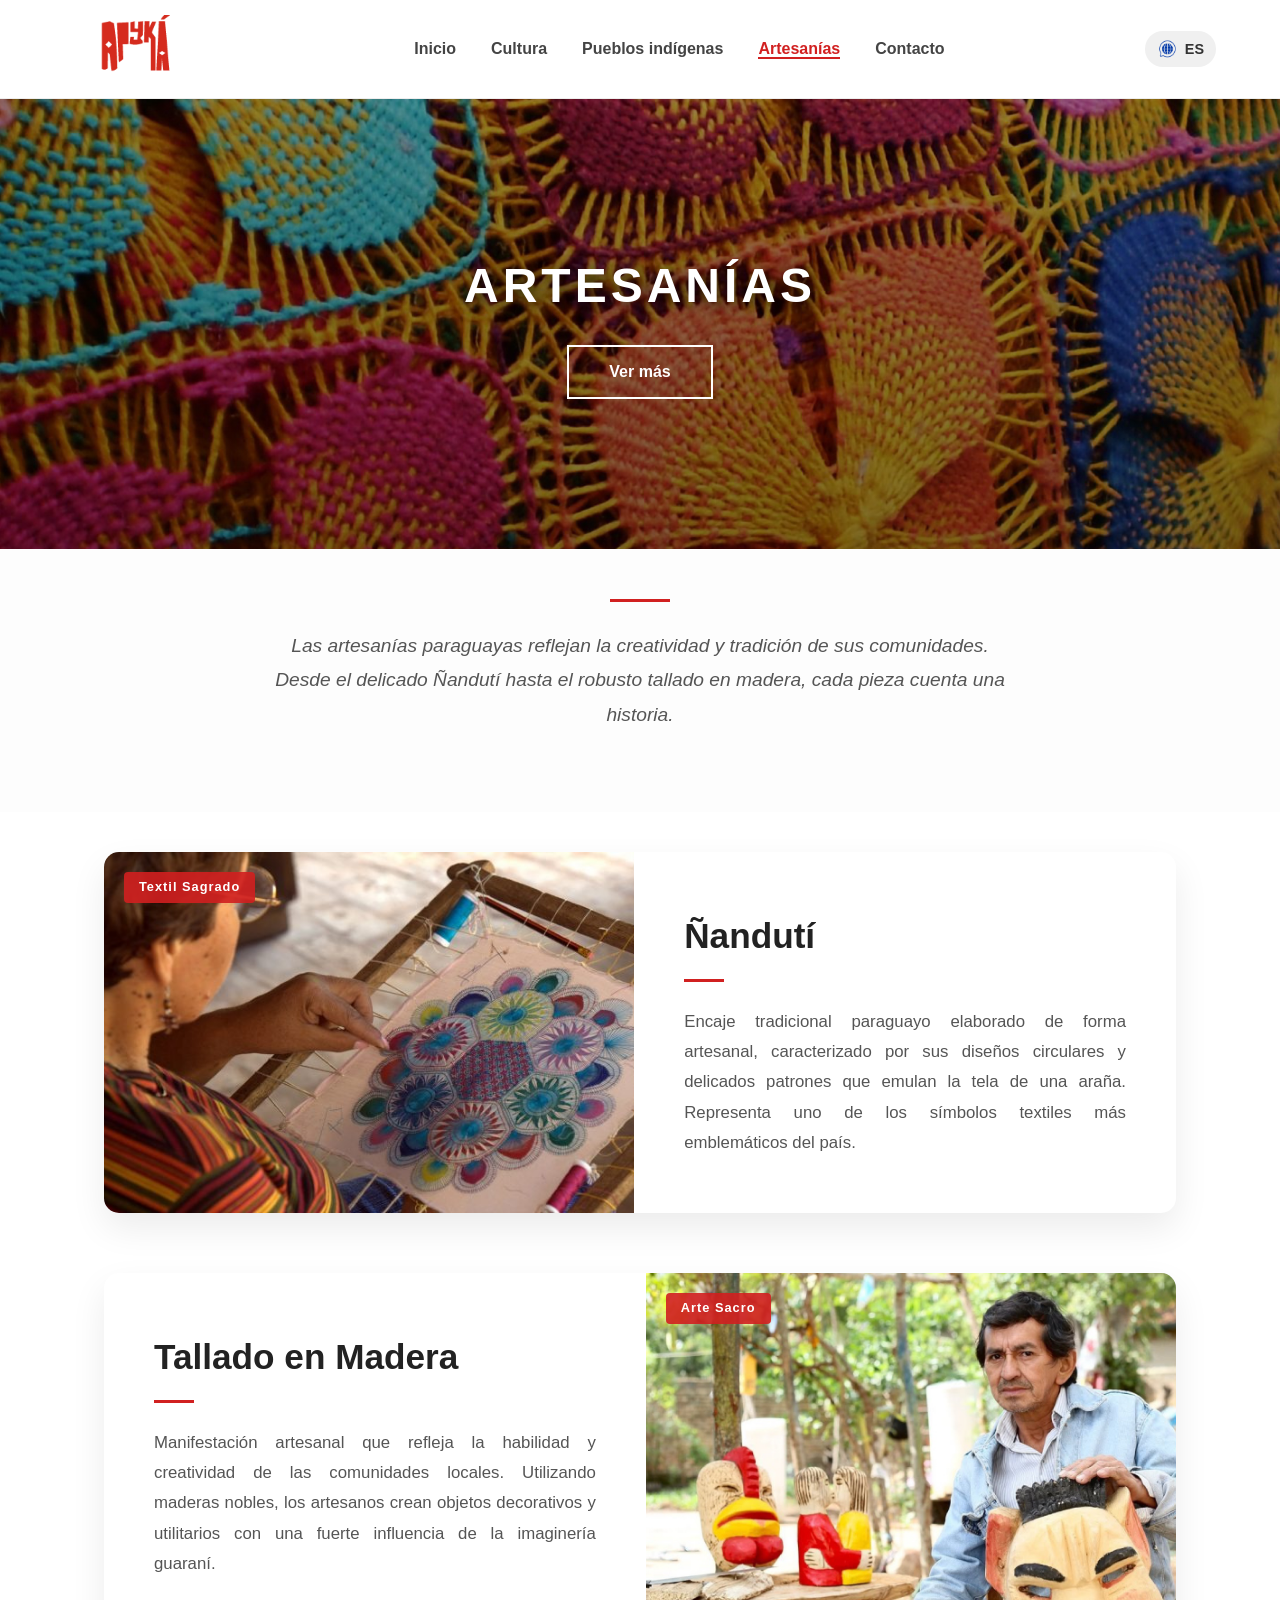
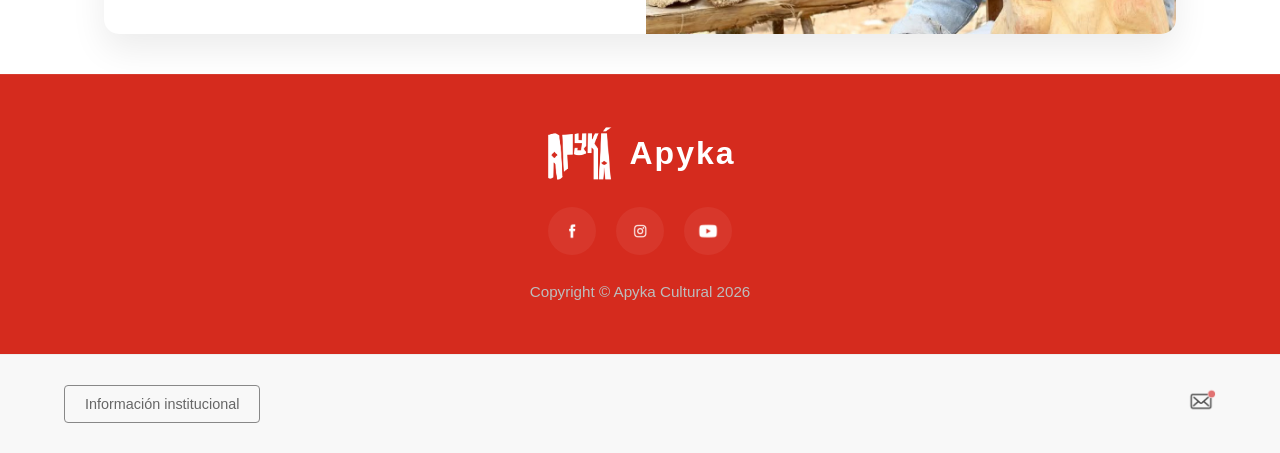
<file: artesanias.html>
<!DOCTYPE html>
<html lang="es">

<head>
    <meta charset="UTF-8">
    <meta name="viewport" content="width=device-width, initial-scale=1.0">
    <title>Artesanías Paraguayas - Apyka</title>
    <link rel="stylesheet" href="css/estilos.css">
</head>

<body>

<header>

    <div class="logo">

        <a href="index.html">
            <img src="images/Logo.png" alt="Logo Apyka">
        </a>

    </div>

    <button class="menu-toggle"
        aria-label="Abrir menú de navegación"
        aria-expanded="false"
        aria-controls="menu-principal">

        ☰

    </button>

    <nav class="menu-principal" id="menu-principal">

        <ul>

            <li>
                <a href="index.html" id="navInicio">
                    Inicio
                </a>
            </li>

            <li>
                <a href="cultura.html" id="navCultura">
                    Cultura
                </a>
            </li>

            <li>
                <a href="pueblos.html" id="navPueblos">
                    Pueblos indígenas
                </a>
            </li>

            <li>
                <a href="artesanias.html"
                    class="active"
                    id="navArtesanias">

                    Artesanías

                </a>
            </li>

            <li>
                <a href="contacto.html" id="navContacto">
                    Contacto
                </a>
            </li>

        </ul>

    </nav>

    <div class="idioma-selector-container">

        <button class="btn-mundo"
            id="btnIdioma"
            aria-label="Seleccionar idioma del sitio">

            <img src="images/world-icon.png"
                alt=""
                class="icono-mundo">

            <span class="idioma-actual" id="idiomaActual">
                ES
            </span>

        </button>

        <ul class="lista-idiomas" id="menuIdiomas">

            <li>
                <a href="artesanias.html?lang=es">
                    Español (ES)
                </a>
            </li>

            <li>
                <a href="artesanias.html?lang=en">
                    English (EN)
                </a>
            </li>

            <li>
                <a href="artesanias.html?lang=gn">
                    Guaraní (GN)
                </a>
            </li>

        </ul>

    </div>

</header>

<main>

    <section class="hero-container hero-artesanias">

        <div class="hero-content">

            <h1 id="tituloArtesanias">
                ARTESANÍAS
            </h1>

            <a href="inicio.html"
                class="btn-ver-mas"
                id="btnVolver"
                aria-label="Volver a la página principal">

                Ver más

            </a>

        </div>

    </section>

    <section class="intro-text">


        <p id="textoArtesania1">
            Las artesanías paraguayas reflejan la creatividad y tradición de sus comunidades.
        </p>

        <p id="textoArtesania2">
            Desde el delicado Ñandutí hasta el robusto tallado en madera, cada pieza cuenta una historia.
        </p>

    </section>

    <section class="contenedor-artesanias">

        <article class="tarjeta-horizontal">

            <div class="imagen-destacada">

                <img src="images/nanduti-detalle.jpg"
                    alt="Detalle de tejido ñandutí con patrones circulares">

                <div class="etiqueta-flotante"
                    id="etiquetaTextil">

                    Textil Sagrado

                </div>

            </div>

            <div class="contenido-detalle">

                <h2 id="tituloNanduti">
                    Ñandutí
                </h2>

                <div class="separador-rojo"></div>

                <p id="textoNanduti">
                    Encaje tradicional paraguayo elaborado de forma artesanal, caracterizado por sus diseños circulares y delicados patrones que emulan la tela de una araña. Representa uno de los símbolos textiles más emblemáticos del país.
                </p>

            </div>

        </article>

        <article class="tarjeta-horizontal tarjeta-invertida">

            <div class="imagen-destacada">

                <img src="images/madera-arte.jpg"
                    alt="Figura artesanal tallada en madera elaborada por artesanos paraguayos">

                <div class="etiqueta-flotante"
                    id="etiquetaMadera">

                    Arte Sacro

                </div>

            </div>

            <div class="contenido-detalle">

                <h2 id="tituloMadera">
                    Tallado en Madera
                </h2>

                <div class="separador-rojo"></div>

                <p id="textoMadera">
                    Manifestación artesanal que refleja la habilidad y creatividad de las comunidades locales. Utilizando maderas nobles, los artesanos crean objetos decorativos y utilitarios con una fuerte influencia de la imaginería guaraní.
                </p>

            </div>

        </article>

    </section>

</main>

<section class="pre-footer">

    <div class="pre-footer-logo">

        <img src="images/Logo-2.png"
            alt="Logo Apyka">

        <h2>
            Apyka
        </h2>

    </div>


    <div class="pre-footer-redes">

        <a href="#"
            aria-label="Facebook">

            <img src="images/facebook.png"
                alt="Facebook">

        </a>

        <a href="#"
            aria-label="Instagram">

            <img src="images/instagram.png"
                alt="Instagram">

        </a>

        <a href="#"
            aria-label="YouTube">

            <img src="images/youtube.png"
                alt="YouTube">

        </a>

    </div>


    <p class="pre-footer-copy">
        Copyright © Apyka Cultural 2026
    </p>

</section>

<footer class="main-footer">

    <div class="footer-left">

        <button class="btn-institucional"
            id="btnInstitucional">

            Información institucional

        </button>

    </div>

    <div class="footer-right">

        <a href="mailto:contacto@apyka.com"
            class="contacto-link"
            aria-label="Enviar correo a contacto@apyka.com">

            <img src="images/mail-icon.png"
                alt="Contacto"
                class="mail-icon">

        </a>

    </div>

</footer>

<script src="js/script.js"></script>

</body>
</html>
</file>
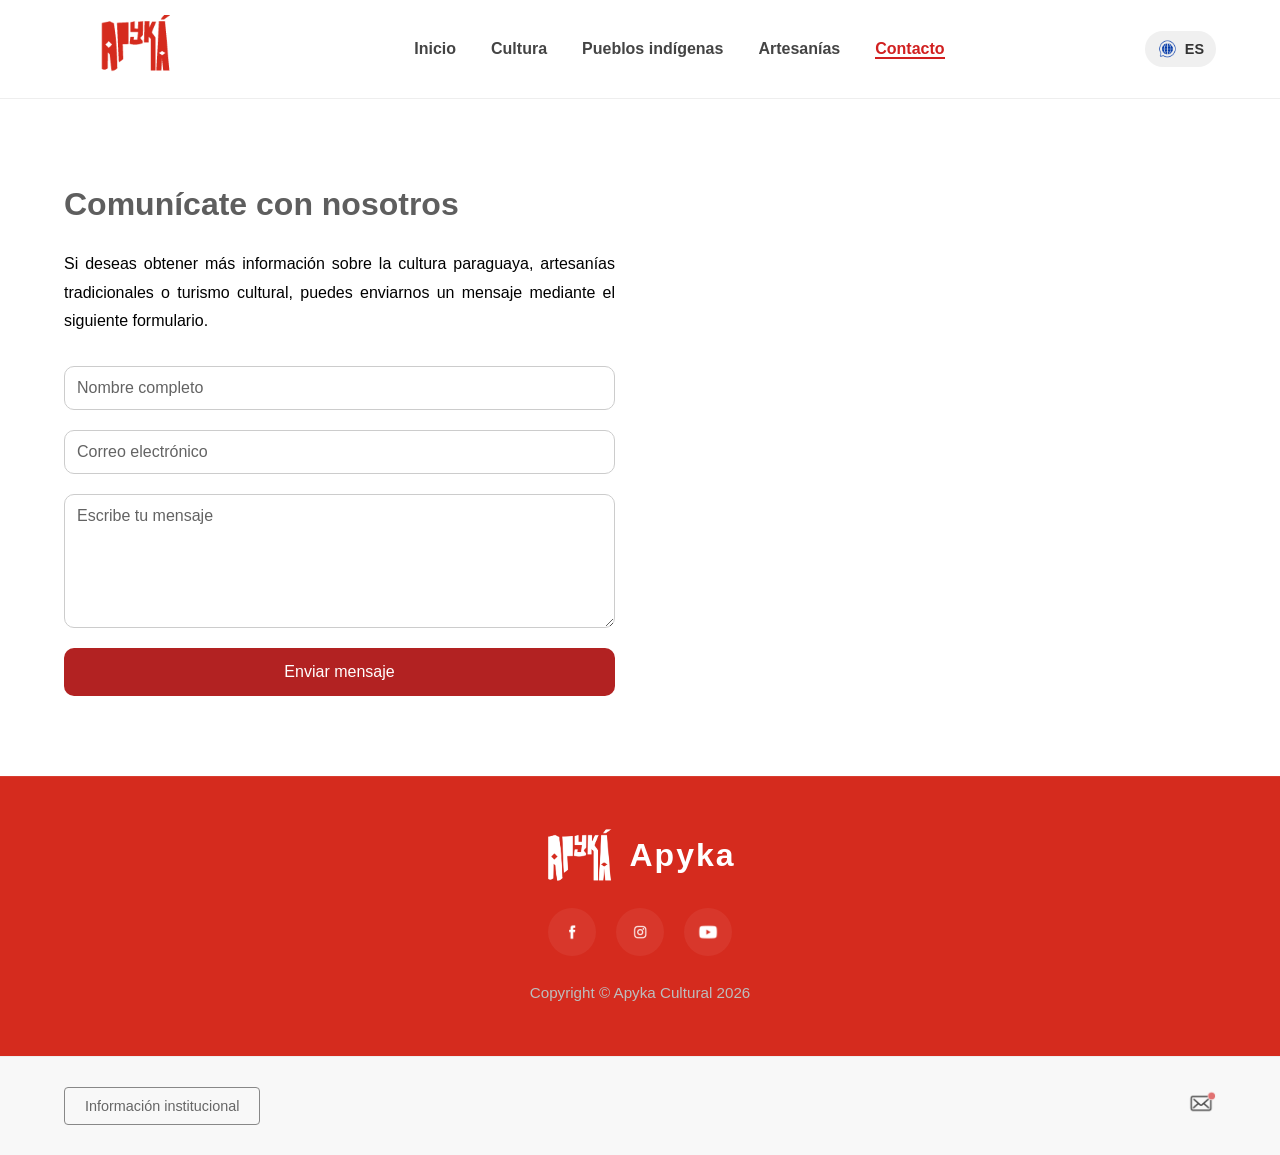
<file: contacto.html>
<!DOCTYPE html>
<html lang="es">

<head>
    <meta charset="UTF-8">
    <meta name="viewport" content="width=device-width, initial-scale=1.0">

    <title>Contacto - Apyka</title>

    <link rel="stylesheet" href="css/estilos.css">
</head>

<body>

<header>

    <div class="logo">

        <a href="index.html">
            <img src="images/Logo.png" alt="Logo Apyka">
        </a>

    </div>

    <button class="menu-toggle"
        aria-label="Abrir menú de navegación"
        aria-expanded="false"
        aria-controls="menu-principal">

        ☰

    </button>

    <nav class="menu-principal" id="menu-principal">

        <ul>

            <li>
                <a href="index.html" id="navInicio">
                    Inicio
                </a>
            </li>

            <li>
                <a href="cultura.html" id="navCultura">
                    Cultura
                </a>
            </li>

            <li>
                <a href="pueblos.html" id="navPueblos">
                    Pueblos indígenas
                </a>
            </li>

            <li>
                <a href="artesanias.html" id="navArtesanias">
                    Artesanías
                </a>
            </li>

            <li>
                <a href="contacto.html"
                    class="active"
                    id="navContacto">

                    Contacto

                </a>
            </li>

        </ul>

    </nav>

    <div class="idioma-selector-container">

        <button class="btn-mundo"
            id="btnIdioma"
            aria-label="Seleccionar idioma del sitio">

            <img src="images/world-icon.png"
                alt=""
                class="icono-mundo">

            <span class="idioma-actual" id="idiomaActual">
                ES
            </span>

        </button>

        <ul class="lista-idiomas" id="menuIdiomas">

            <li>
                <a href="contacto.html?lang=es">
                    Español (ES)
                </a>
            </li>

            <li>
                <a href="contacto.html?lang=en">
                    English (EN)
                </a>
            </li>

            <li>
                <a href="contacto.html?lang=gn">
                    Guaraní (GN)
                </a>
            </li>

        </ul>

    </div>

</header>

<main>

    
    <section class="contacto-seccion">

        <div class="contacto-info">

            <h2 id="subtituloContacto">
                Comunícate con nosotros
            </h2>

            <p id="textoContacto">
                Si deseas obtener más información sobre la cultura paraguaya,
                artesanías tradicionales o turismo cultural, puedes enviarnos
                un mensaje mediante el siguiente formulario.
            </p>


            <form class="formulario-contacto">

                <input type="text"
                    id="inputNombre"
                    placeholder="Nombre completo"
                    required>

                <input type="email"
                    id="inputCorreo"
                    placeholder="Correo electrónico"
                    required>

                <textarea
                    id="inputMensaje"
                    placeholder="Escribe tu mensaje"
                    rows="6"
                    required></textarea>

                <button type="submit"
                    class="btn-enviar"
                    id="btnEnviar">

                    Enviar mensaje

                </button>

            </form>

        </div>


        <div class="mapa-contacto">

            <iframe
                src="https://www.google.com/maps/embed?pb=!1m18!1m12!1m3!1d28869.228881723894!2d-57.63591!3d-25.30066!2m3!1f0!2f0!3f0!3m2!1i1024!2i768!4f13.1!3m3!1m2!1s0x945da8c6d1d58e4f%3A0x5f801c3f5c98b9b7!2sAsunci%C3%B3n%2C%20Paraguay!5e0!3m2!1ses!2sco!4v1710000000000!5m2!1ses!2sco"
                allowfullscreen=""
                loading="lazy"
                referrerpolicy="no-referrer-when-downgrade">

            </iframe>

        </div>

    </section>

</main>

<section class="pre-footer">

    <div class="pre-footer-logo">

        <img src="images/Logo-2.png"
            alt="Logo Apyka">

        <h2>
            Apyka
        </h2>

    </div>


    <div class="pre-footer-redes">

        <a href="#"
            aria-label="Facebook">

            <img src="images/facebook.png"
                alt="Facebook">

        </a>

        <a href="#"
            aria-label="Instagram">

            <img src="images/instagram.png"
                alt="Instagram">

        </a>

        <a href="#"
            aria-label="YouTube">

            <img src="images/youtube.png"
                alt="YouTube">

        </a>

    </div>


    <p class="pre-footer-copy">
        Copyright © Apyka Cultural 2026
    </p>

</section>

<footer class="main-footer">

    <div class="footer-left">

        <button class="btn-institucional"
            id="btnInstitucional">

            Información institucional

        </button>

    </div>

    <div class="footer-right">

        <a href="mailto:contacto@apyka.com"
            class="contacto-link"
            aria-label="Enviar correo">

            <img src="images/mail-icon.png"
                alt="Contacto"
                class="mail-icon">

        </a>

    </div>

</footer>

<script src="js/script.js"></script>

</body>
</html>
</file>
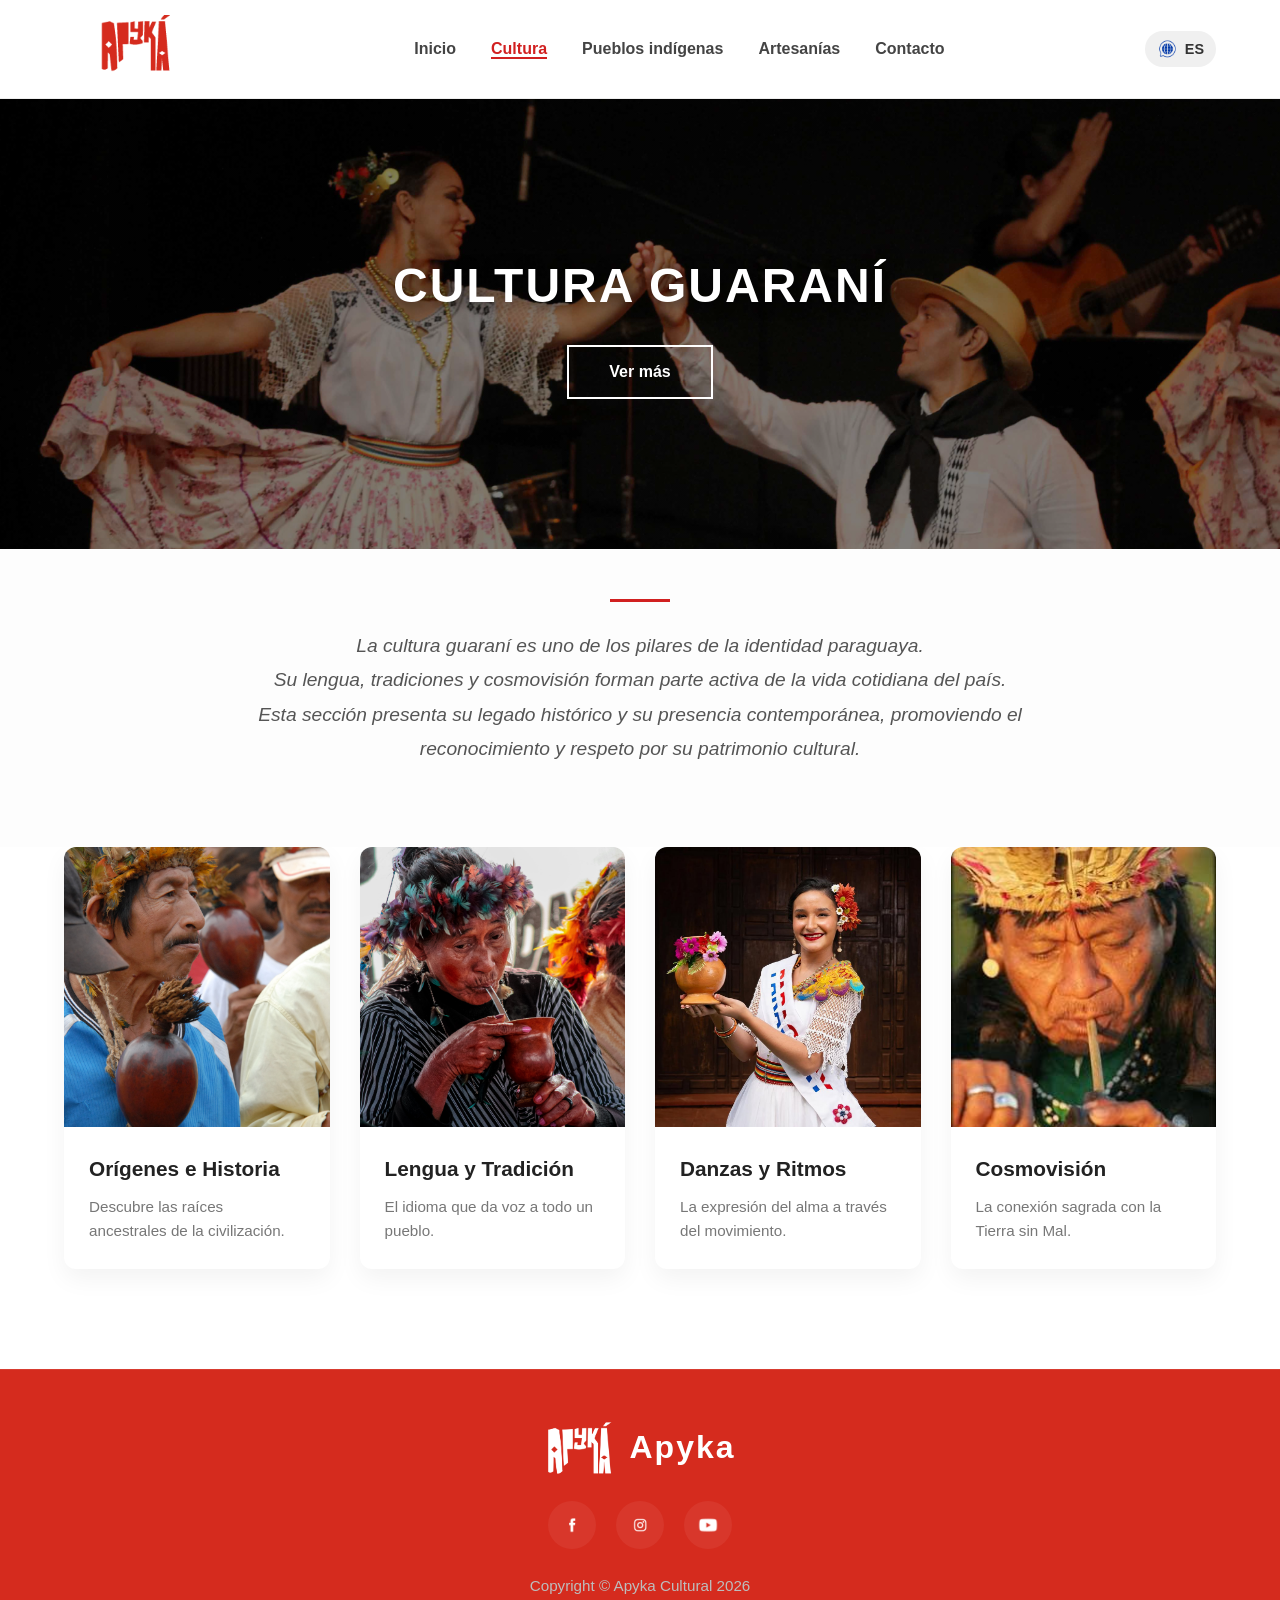
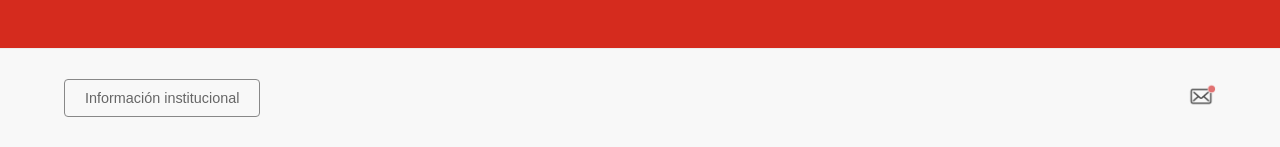
<file: cultura.html>
<!DOCTYPE html>
<html lang="es">

<head>
    <meta charset="UTF-8">
    <meta name="viewport" content="width=device-width, initial-scale=1.0">
    <title>Cultura Guaraní - Apyka</title>
    <link rel="stylesheet" href="css/estilos.css">
</head>

<body>

<header>

    <div class="logo">
        <a href="index.html">
            <img src="images/Logo.png" alt="Logo Apyka">
        </a>
    </div>

    <button class="menu-toggle"
        aria-label="Abrir menú de navegación"
        aria-expanded="false"
        aria-controls="menu-principal">
        ☰
    </button>

    <nav class="menu-principal" id="menu-principal">

        <ul>
            <li><a href="index.html" id="navInicio">Inicio</a></li>

            <li>
                <a href="cultura.html"
                    class="active"
                    id="navCultura">
                    Cultura
                </a>
            </li>
            <li><a href="pueblos.html" id="navPueblos">Pueblos indígenas</a></li>
            <li><a href="artesanias.html" id="navArtesanias">Artesanías</a></li>
            <li><a href="contacto.html" id="navContacto">Contacto</a></li>
        </ul>

    </nav>

    <div class="idioma-selector-container">

        <button class="btn-mundo"
            id="btnIdioma"
            aria-label="Seleccionar idioma del sitio">
            <img src="images/world-icon.png" alt="" class="icono-mundo">
            <span class="idioma-actual" id="idiomaActual">
                ES
            </span>
        </button>
        <ul class="lista-idiomas" id="menuIdiomas">
            <li><a href="cultura.html?lang=es">Español (ES)</a></li>
            <li><a href="cultura.html?lang=en">English (EN)</a></li>
            <li><a href="cultura.html?lang=gn">Guaraní (GN)</a></li>
        </ul>

    </div>

</header>

<main>

    <section class="hero-container hero-cultura">

        <div class="hero-content">

            <h1 id="tituloCultura">
                CULTURA GUARANÍ
            </h1>

            <a href="index.html"
                class="btn-ver-mas"
                id="btnVolver"
                aria-label="Volver a la página principal">

                Ver más

            </a>

        </div>

    </section>

    <section class="intro-text">

        <p id="textoCultura1">
            La cultura guaraní es uno de los pilares de la identidad paraguaya.
        </p>

        <p id="textoCultura2">
            Su lengua, tradiciones y cosmovisión forman parte activa de la vida cotidiana del país.
        </p>

        <p id="textoCultura3">
            Esta sección presenta su legado histórico y su presencia contemporánea, promoviendo el reconocimiento y respeto por su patrimonio cultural.
        </p>

    </section>

    <section class="galeria-cultura">

        <article class="tarjeta-guarani">

            <div class="imagen-contenedor">
                <img src="images/historia.jpg"
                    alt="Representación histórica del pueblo guaraní">
            </div>

            <div class="info-tarjeta">

                <h3 id="tituloHistoria">
                    Orígenes e Historia
                </h3>

                <p id="textoHistoria">
                    Descubre las raíces ancestrales de la civilización.
                </p>

            </div>

        </article>

        <article class="tarjeta-guarani">

            <div class="imagen-contenedor">
                <img src="images/lengua.jpg"
                    alt="Grupo de personas compartiendo una conversación en lengua guaraní">
            </div>

            <div class="info-tarjeta">

                <h3 id="tituloLengua">
                    Lengua y Tradición
                </h3>

                <p id="textoLengua">
                    El idioma que da voz a todo un pueblo.
                </p>

            </div>

        </article>

        <article class="tarjeta-guarani">

            <div class="imagen-contenedor">
                <img src="images/danza.jpg"
                    alt="Grupo de bailarines realizando una danza tradicional paraguaya">
            </div>

            <div class="info-tarjeta">

                <h3 id="tituloDanza">
                    Danzas y Ritmos
                </h3>

                <p id="textoDanza">
                    La expresión del alma a través del movimiento.
                </p>

            </div>

        </article>

        <article class="tarjeta-guarani">

            <div class="imagen-contenedor">
                <img src="images/cosmovision.jpg"
                    alt="Paisaje natural representando la conexión espiritual de la cultura guaraní">
            </div>

            <div class="info-tarjeta">

                <h3 id="tituloCosmovision">
                    Cosmovisión
                </h3>

                <p id="textoCosmovision">
                    La conexión sagrada con la Tierra sin Mal.
                </p>

            </div>

        </article>

    </section>

</main>

<section class="pre-footer">

    <div class="pre-footer-logo">

        <img src="images/Logo-2.png"
            alt="Logo Apyka">

        <h2>
            Apyka
        </h2>

    </div>


    <div class="pre-footer-redes">

        <a href="#"
            aria-label="Facebook">

            <img src="images/facebook.png"
                alt="Facebook">

        </a>

        <a href="#"
            aria-label="Instagram">

            <img src="images/instagram.png"
                alt="Instagram">

        </a>

        <a href="#"
            aria-label="YouTube">

            <img src="images/youtube.png"
                alt="YouTube">

        </a>

    </div>


    <p class="pre-footer-copy">
        Copyright © Apyka Cultural 2026
    </p>

</section>

<footer class="main-footer">

    <div class="footer-left">

        <button class="btn-institucional"
            id="btnInstitucional">

            Información institucional

        </button>

    </div>

    <div class="footer-right">

        <a href="mailto:contacto@apyka.com"
            class="contacto-link"
            aria-label="Enviar correo a contacto@apyka.com">

            <img src="images/mail-icon.png"
                alt="Contacto"
                class="mail-icon">

        </a>

    </div>

</footer>

<script src="js/script.js"></script>

</body>
</html>
</file>
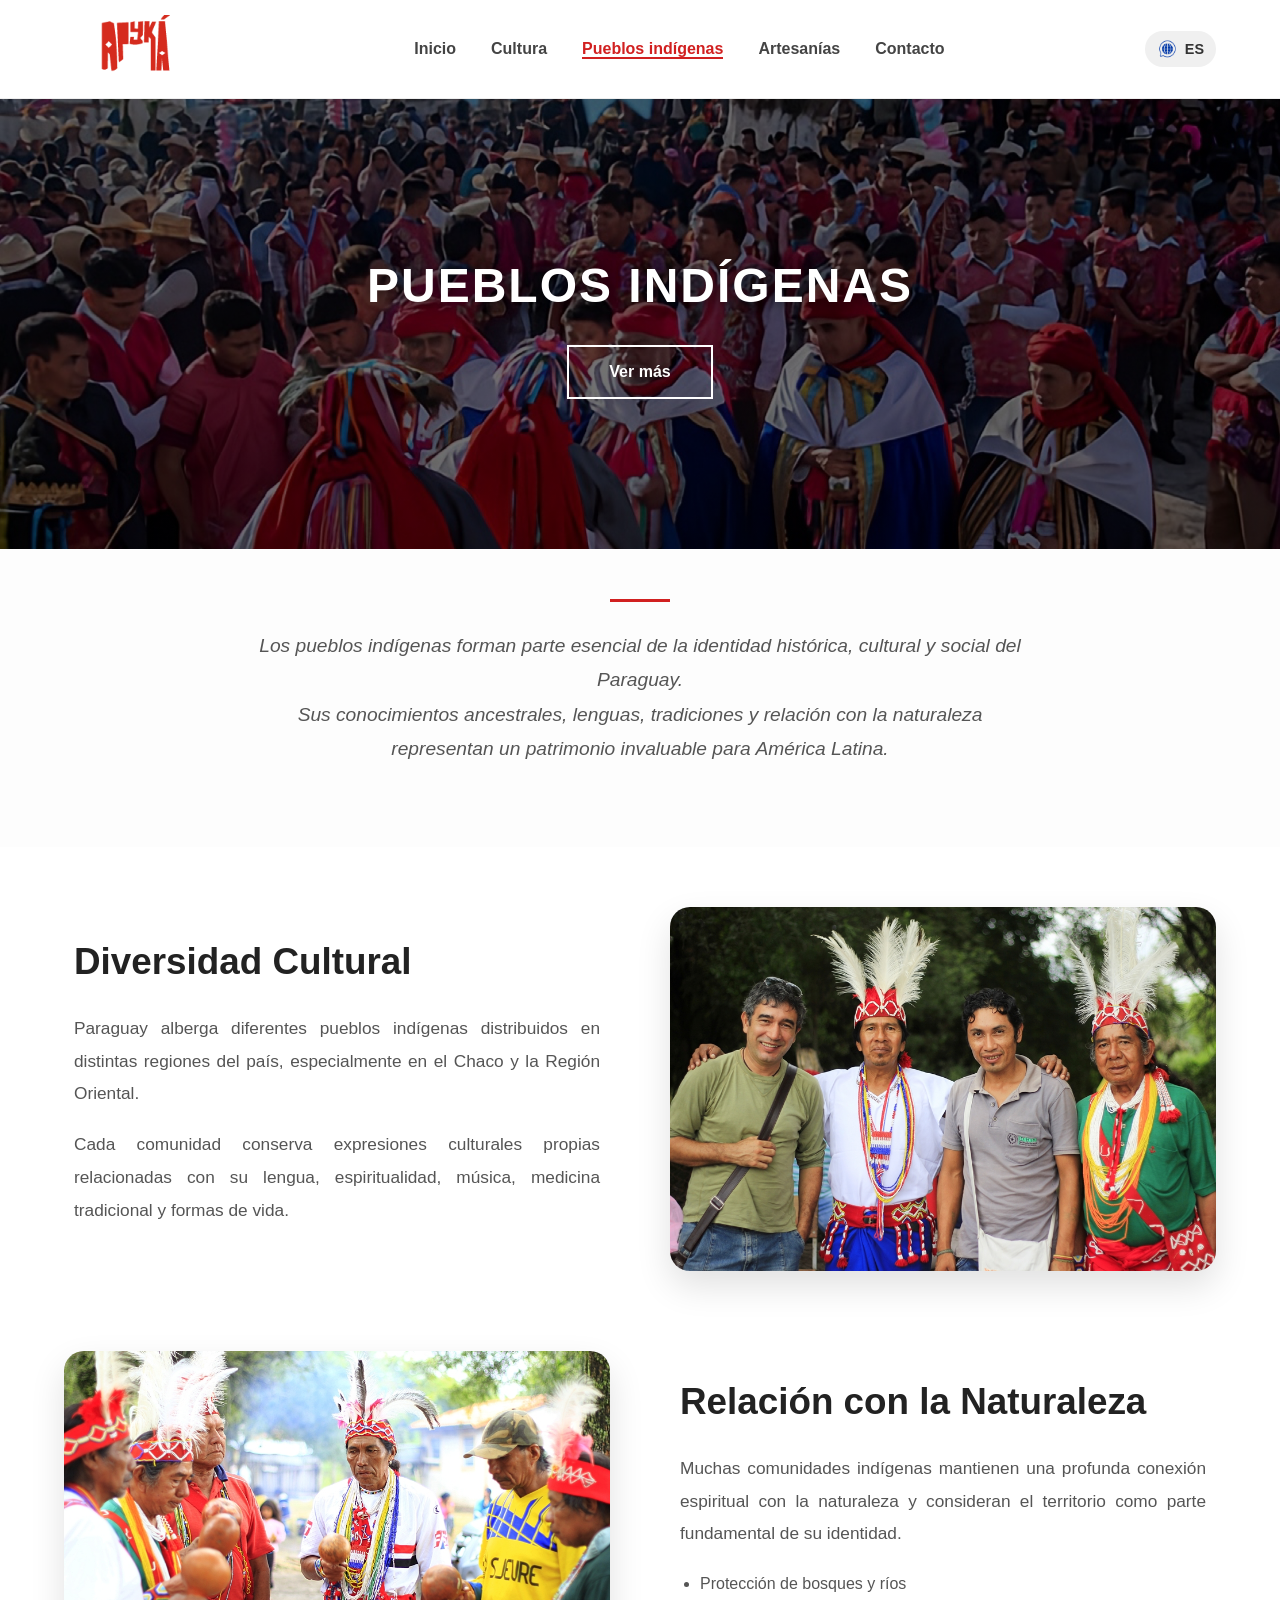
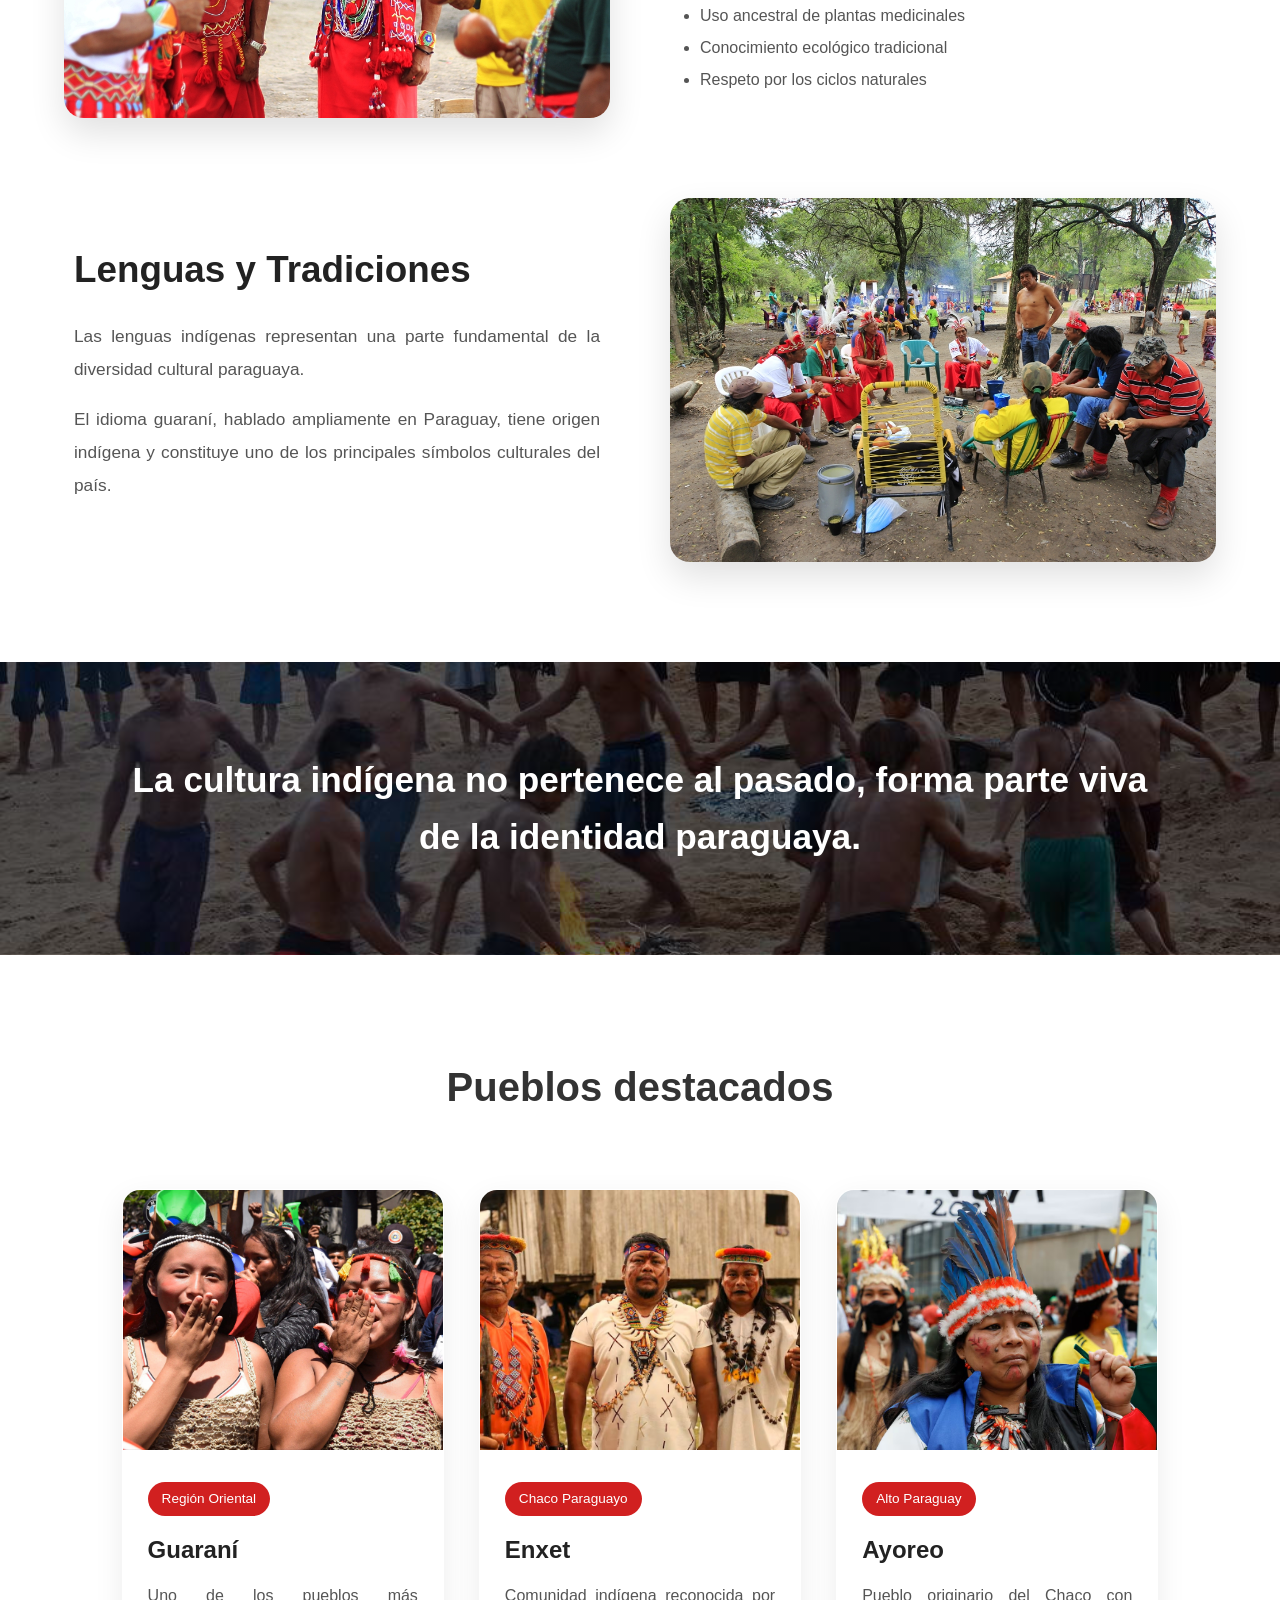
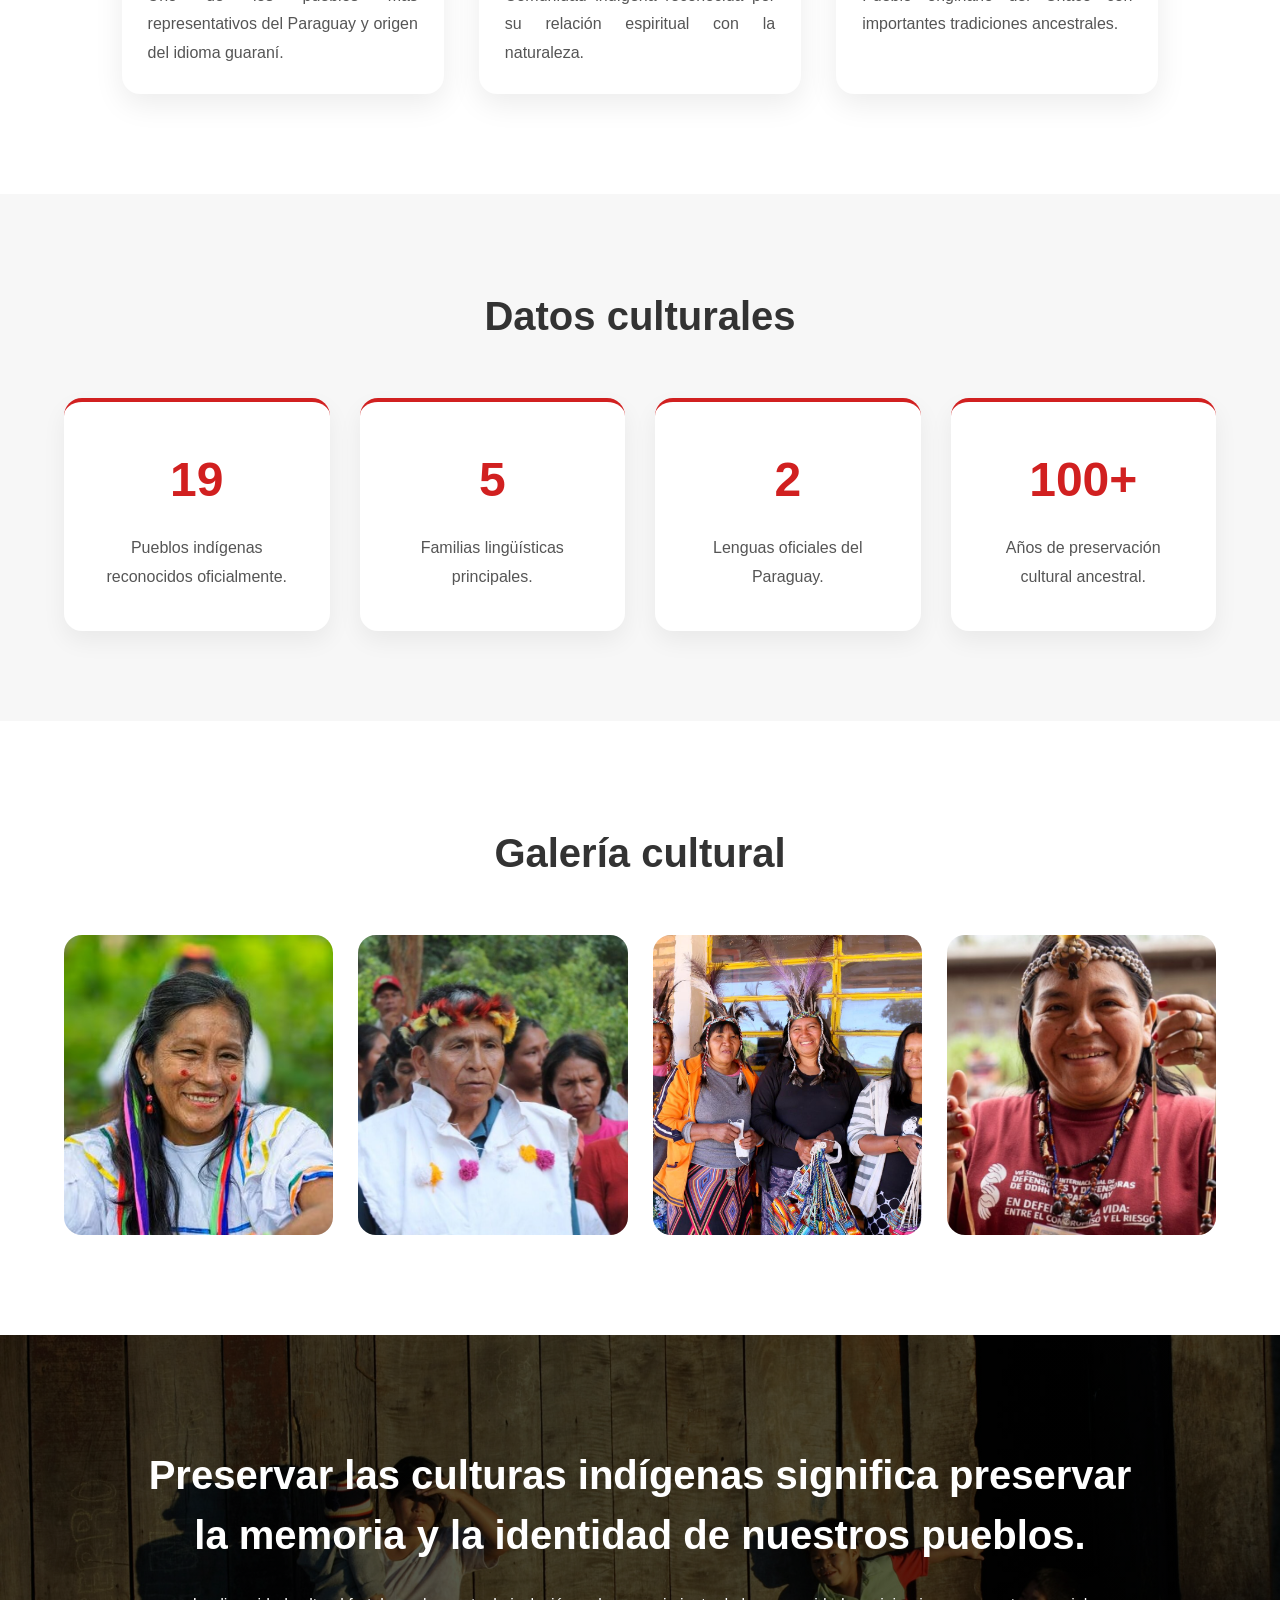
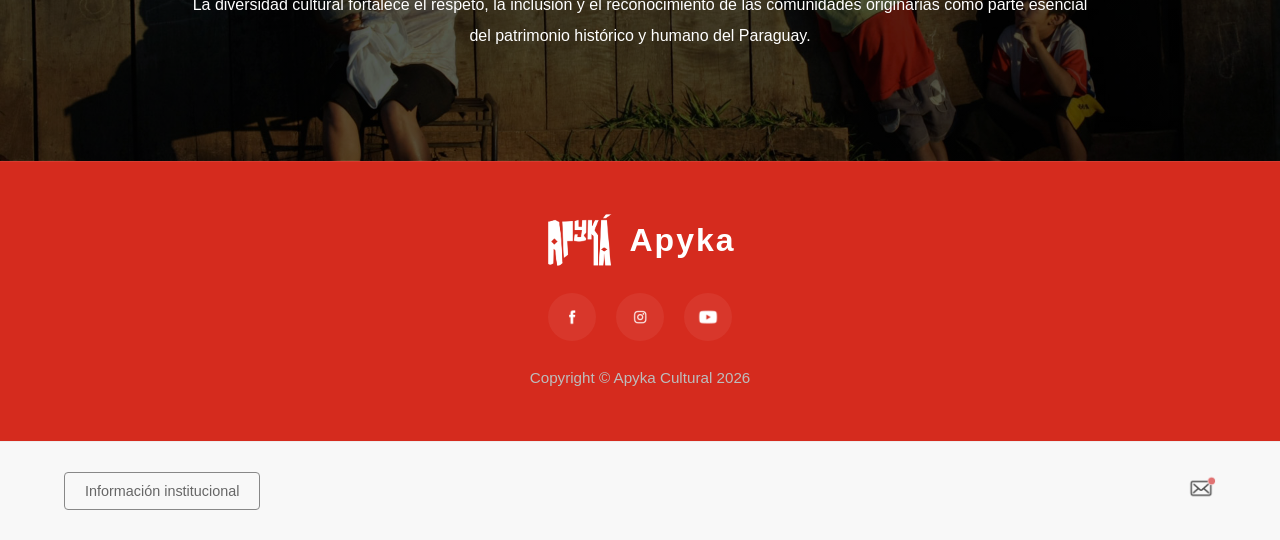
<file: pueblos.html>
<!DOCTYPE html>
<html lang="es">

<head>

    <meta charset="UTF-8">

    <meta name="viewport"
        content="width=device-width, initial-scale=1.0">

    <title>
        Pueblos Indígenas - Apyka
    </title>

    <link rel="stylesheet"
        href="css/estilos.css">

</head>

<body>

<header>

    <div class="logo">

        <a href="index.html">
            <img src="images/Logo.png"
                alt="Logo de Apyka">
        </a>

    </div>

    <button class="menu-toggle"
        aria-label="Abrir menú de navegación"
        aria-expanded="false"
        aria-controls="menu-principal">

        ☰

    </button>

    <nav class="menu-principal"
        id="menu-principal">

        <ul>

            <li>
                <a href="index.html"
                    id="navInicio">

                    Inicio

                </a>
            </li>

            <li>
                <a href="cultura.html"
                    id="navCultura">

                    Cultura

                </a>
            </li>

            <li>
                <a href="pueblos.html"
                    class="active"
                    id="navPueblos">

                    Pueblos indígenas

                </a>
            </li>

            <li>
                <a href="artesanias.html"
                    id="navArtesanias">

                    Artesanías

                </a>
            </li>

            <li>
                <a href="contacto.html"
                    id="navContacto">

                    Contacto

                </a>
            </li>

        </ul>

    </nav>

    <div class="idioma-selector-container">

        <button class="btn-mundo"
            id="btnIdioma"
            aria-label="Seleccionar idioma">

            <img src="images/world-icon.png"
                alt=""
                class="icono-mundo">

            <span class="idioma-actual"
                id="idiomaActual">

                ES

            </span>

        </button>

        <ul class="lista-idiomas">

            <li>
                <a href="pueblos.html?lang=es">
                    Español (ES)
                </a>
            </li>

            <li>
                <a href="pueblos.html?lang=en">
                    English (EN)
                </a>
            </li>

            <li>
                <a href="pueblos.html?lang=gn">
                    Guaraní (GN)
                </a>
            </li>

        </ul>

    </div>

</header>

<!-- ========================= -->
<!-- PUEBLOS INDÍGENAS -->
<!-- ========================= -->

<main>

    <section class="hero-container hero-pueblos">

        <div class="hero-content">

            <h1 id="titulopueblos">
                PUEBLOS INDÍGENAS
            </h1>

            <a href="index.html"
                class="btn-ver-mas"
                id="btnVolver"
                aria-label="Volver a la página principal">

                Ver más

            </a>

        </div>

    </section>


    <!-- INTRODUCCIÓN -->

    <section class="intro-text">

        <div class=""></div>

        <p id="pueblosIntro1">
            Los pueblos indígenas forman parte esencial
            de la identidad histórica, cultural y social
            del Paraguay.
        </p>

        <p id="pueblosIntro2">
            Sus conocimientos ancestrales, lenguas,
            tradiciones y relación con la naturaleza
            representan un patrimonio invaluable
            para América Latina.
        </p>

    </section>


    <!-- INFORMACIÓN -->

    <section class="info-pueblos"
        id="informacion">

        <article class="bloque-info">

            <div class="texto-info">

                <h2 id="diversidadTitulo">
                    Diversidad Cultural
                </h2>

                <p id="diversidadP1">
                    Paraguay alberga diferentes pueblos
                    indígenas distribuidos en distintas
                    regiones del país, especialmente
                    en el Chaco y la Región Oriental.
                </p>

                <p id="diversidadP2">
                    Cada comunidad conserva expresiones
                    culturales propias relacionadas con
                    su lengua, espiritualidad, música,
                    medicina tradicional y formas de vida.
                </p>

            </div>

            <div class="imagen-info">

                <img src="images/pueblos-1.jpg"
                    alt="Comunidad indígena paraguaya">

            </div>

        </article>


        <article class="bloque-info invertido">

            <div class="texto-info">

                <h2 id="naturalezaTitulo">
                    Relación con la Naturaleza
                </h2>

                <p id="naturalezaP">
                    Muchas comunidades indígenas mantienen
                    una profunda conexión espiritual con
                    la naturaleza y consideran el territorio
                    como parte fundamental de su identidad.
                </p>

                <ul>

                    <li id="naturalezaLi1">Protección de bosques y ríos</li>
                    <li id="naturalezaLi2">Uso ancestral de plantas medicinales</li>
                    <li id="naturalezaLi3">Conocimiento ecológico tradicional</li>
                    <li id="naturalezaLi4">Respeto por los ciclos naturales</li>

                </ul>

            </div>

            <div class="imagen-info">

                <img src="images/pueblos-2.jpg"
                    alt="Naturaleza y cultura indígena">

            </div>

        </article>


        <article class="bloque-info">

            <div class="texto-info">

                <h2 id="lenguasTitulo">
                    Lenguas y Tradiciones
                </h2>

                <p id="lenguasP1">
                    Las lenguas indígenas representan una
                    parte fundamental de la diversidad
                    cultural paraguaya.
                </p>

                <p id="lenguasP2">
                    El idioma guaraní, hablado ampliamente
                    en Paraguay, tiene origen indígena y
                    constituye uno de los principales
                    símbolos culturales del país.
                </p>

            </div>

            <div class="imagen-info">

                <img src="images/pueblos-3.jpg"
                    alt="Lenguas indígenas">

            </div>

        </article>

    </section>


    <!-- FRASE INTERMEDIA -->

    <section class="frase-intermedia">

        <h2 id="fraseIntermedia">
            “La cultura indígena no pertenece al pasado,
            forma parte viva de la identidad paraguaya.”
        </h2>

    </section>


    <!-- PUEBLOS DESTACADOS -->

    <section class="pueblos-destacados">

        <h2 id="pueblosDestacadosTitulo">
            Pueblos destacados
        </h2>

        <div class="grid-pueblos">

            <article class="card-pueblo">

                <img src="images/guarani-3.jpg"
                    alt="Pueblo Guaraní">

                <div class="contenido-pueblo">

                    <span id="guaraniRegion" class="region">
                        Región Oriental
                    </span>

                    <h3>
                        Guaraní
                    </h3>

                    <p id="guaraniDesc">
                        Uno de los pueblos más representativos
                        del Paraguay y origen del idioma guaraní.
                    </p>

                </div>

            </article>


            <article class="card-pueblo">

                <img src="images/enxet.jpg"
                    alt="Pueblo Enxet">

                <div class="contenido-pueblo">

                    <span id="enxetRegion" class="region">
                        Chaco Paraguayo
                    </span>

                    <h3>
                        Enxet
                    </h3>

                    <p id="enxetDesc">
                        Comunidad indígena reconocida por
                        su relación espiritual con la naturaleza.
                    </p>

                </div>

            </article>


            <article class="card-pueblo">

                <img src="images/ayoreo.jpg"
                    alt="Pueblo Ayoreo">

                <div class="contenido-pueblo">

                    <span id="ayoreoRegion" class="region">
                        Alto Paraguay
                    </span>

                    <h3>
                        Ayoreo
                    </h3>

                    <p id="ayoreoDesc">
                        Pueblo originario del Chaco con
                        importantes tradiciones ancestrales.
                    </p>

                </div>

            </article>

        </div>

    </section>


    <!-- DATOS -->

    <section class="datos-culturales">

        <h2 id="datosTitulo">
            Datos culturales
        </h2>

        <div class="grid-datos">

            <article class="dato-box">

                <h3>19</h3>

                <p id="dato1">
                    Pueblos indígenas reconocidos oficialmente.
                </p>

            </article>

            <article class="dato-box">

                <h3>5</h3>

                <p id="dato2">
                    Familias lingüísticas principales.
                </p>

            </article>

            <article class="dato-box">

                <h3>2</h3>

                <p id="dato3">
                    Lenguas oficiales del Paraguay.
                </p>

            </article>

            <article class="dato-box">

                <h3>100+</h3>

                <p id="dato4">
                    Años de preservación cultural ancestral.
                </p>

            </article>

        </div>

    </section>


    <!-- GALERÍA -->

    <section class="galeria-indigena">

    <h2 id="galeriaTitulo">
        Galería cultural
    </h2>

    <div class="grid-galeria">

        <img id="galeriaImg1"
             src="images/galeria-1.jpg"
             alt="Cultura indígena">

        <img id="galeriaImg2"
             src="images/galeria-2.jpg"
             alt="Comunidad indígena">

        <img id="galeriaImg3"
             src="images/galeria-3.jpg"
             alt="Tradiciones indígenas">

        <img id="galeriaImg4"
             src="images/galeria-4.jpg"
             alt="Naturaleza y pueblos">

    </div>

</section>

    <!-- FRASE FINAL -->

    <section class="frase-cultural">

    <h2 id="fraseFinalTitulo">
        “Preservar las culturas indígenas
        significa preservar la memoria
        y la identidad de nuestros pueblos.”
    </h2>

    <p id="fraseFinalTexto">
        La diversidad cultural fortalece el respeto,
        la inclusión y el reconocimiento de las
        comunidades originarias como parte esencial
        del patrimonio histórico y humano del Paraguay.
    </p>

</section>


</main>


<section class="pre-footer">

    <div class="pre-footer-logo">

        <img src="images/Logo-2.png"
            alt="Logo Apyka">

        <h2>
            Apyka
        </h2>

    </div>


    <div class="pre-footer-redes">

        <a href="#"
            aria-label="Facebook">

            <img src="images/facebook.png"
                alt="Facebook">

        </a>

        <a href="#"
            aria-label="Instagram">

            <img src="images/instagram.png"
                alt="Instagram">

        </a>

        <a href="#"
            aria-label="YouTube">

            <img src="images/youtube.png"
                alt="YouTube">

        </a>

    </div>


    <p class="pre-footer-copy">
        Copyright © Apyka Cultural 2026
    </p>

</section>


<footer class="main-footer">

    <div class="footer-left">

        <button class="btn-institucional"
            id="btnInstitucional">

            Información institucional

        </button>

    </div>

    <div class="footer-right">

        <a href="mailto:contacto@apyka.com"
            class="contacto-link"
            aria-label="Enviar correo">

            <img src="images/mail-icon.png"
                alt="Contacto"
                class="mail-icon">

        </a>

    </div>

</footer>

<script src="js/script.js"></script>

</body>
</html>
</file>
<file: css/estilos.css>
/* ESTILOS GENERALES Y ACCESIBILIDAD PAGINA DE INICIO */

* {
    margin: 0;
    padding: 0;
    box-sizing: border-box;
    font-family: 'Segoe UI', Tahoma, Geneva, Verdana, sans-serif;
}

html {
    scroll-behavior: smooth;
}

body {
    background-color: #ffffff;
    color: #333;
    line-height: 1.6;
}

/* ENCABEZADO */

header {
    display: flex;
    justify-content: space-between;
    align-items: center;
    padding: 15px 5%;
    background-color: #ffffff;
    border-bottom: 1px solid #eee;
}

.logo img {
    height: 60px;
    width: auto;
}

/* MENÚ DE NAVEGACIÓN */

.menu-principal ul {
    list-style: none;
    display: flex;
    gap: 35px;
}

.menu-principal ul li a {
    text-decoration: none;
    color: #444;
    font-weight: 600;
    font-size: 1rem;
    transition: 0.3s;
    background: none;
    padding: 0;
}

.menu-principal ul li a:hover {
    color: #d12020;
}

.menu-principal ul li a.active {
    color: #d12020;
    border-bottom: 2px solid #d12020;
}

/* SELECTOR DE IDIOMA */

.idioma-selector-container {
    position: relative;
    display: inline-block;
}

.btn-mundo {
    background-color: #f0f0f0;
    border: none;
    padding: 8px 12px;
    border-radius: 25px;
    display: flex;
    align-items: center;
    gap: 8px;
    cursor: pointer;
    transition: background 0.3s ease;
}

.btn-mundo:hover {
    background-color: #e0e0e0;
}

.icono-mundo {
    width: 20px;
    height: 20px;
}

.idioma-actual {
    font-weight: bold;
    font-size: 0.9rem;
    color: #333;
}

/* MENÚ IDIOMAS */

.lista-idiomas {
    position: absolute;
    top: 100%;
    right: 0;
    background-color: white;
    min-width: 140px;
    box-shadow: 0px 8px 16px rgba(0,0,0,0.1);
    border-radius: 8px;
    list-style: none;
    padding: 10px 0;
    margin-top: 5px;
    display: none;
    z-index: 1000;
}

.idioma-selector-container:hover .lista-idiomas {
    display: block;
}

.lista-idiomas li a {
    color: #333;
    padding: 10px 16px;
    text-decoration: none;
    display: block;
    font-size: 0.9rem;
    transition: background 0.2s;
}

.lista-idiomas li a:hover {
    background-color: #f1f1f1;
    color: #d12020;
}

/* HERO */

.hero-container {
    background:
    linear-gradient(rgba(0,0,0,0.5), rgba(0,0,0,0.5)),
    url('../images/banner.jpg') no-repeat center center;

    background-size: cover;
    height: 450px;

    display: flex;
    align-items: center;
    justify-content: center;

    text-align: center;
    color: white;
}

.hero-content h1 {
    font-size: 3rem;
    font-weight: 800;
    letter-spacing: 2px;
    text-shadow: 2px 2px 15px rgba(0,0,0,0.7);
    margin-bottom: 20px;
}

/* BOTÓN */

.btn-ver-mas {
    background-color: transparent;
    color: white;
    border: 2px solid white;
    padding: 12px 40px;
    font-size: 1rem;
    font-weight: bold;
    cursor: pointer;
    transition: all 0.4s ease;
    display: inline-block;
    text-decoration: none;
    text-align: center;
}

.btn-ver-mas:hover {
    background-color: white;
    color: #333;
    transform: translateY(-3px);
    box-shadow: 0 5px 15px rgba(0,0,0,0.3);
}

/* CARRUSEL */

.carrusel-seccion {
    width: 100%;
    overflow: hidden;
    padding: 50px 0;
    background-color: #fff;
    position: relative;
}

.carrusel-container {
    width: 1050px;
    margin: auto;
    overflow: hidden;
}

.carrusel-track {
    display: flex;
    justify-content: flex-start;
    align-items: center;
    gap: 30px;
    padding: 20px;
    transition: all 0.5s ease;
    flex-wrap: nowrap;
}

.carrusel-track::-webkit-scrollbar {
    display: none;
}

.slider-btn {
    position: absolute;
    top: 50%;
    transform: translateY(-50%);

    width: 55px;
    height: 55px;

    border-radius: 50%;
    border: none;

    background: rgba(0, 0, 0, 0.45);
    backdrop-filter: blur(4px);

    color: white;
    font-size: 2rem;
    font-weight: bold;

    display: flex;
    align-items: center;
    justify-content: center;

    cursor: pointer;
    z-index: 100;

    transition: all 0.3s ease;
}

.slider-btn.prev {
    left: 20px;
}

.slider-btn.next {
    right: 20px;
}

.slider-btn:hover {
    background: rgba(209, 32, 32, 0.9);
    transform: translateY(-50%) scale(1.1);
}

/* TARJETAS */

.tarjeta-carrusel {
    position: relative;
    min-width: 300px;
    flex-shrink: 0;
    height: 400px;
    border-radius: 12px;
    overflow: hidden;
    cursor: pointer;

    transition:
    transform 0.4s cubic-bezier(0.175, 0.885, 0.32, 1.275),
    box-shadow 0.4s ease;
}

.tarjeta-carrusel img {
    width: 100%;
    height: 100%;
    object-fit: cover;
    transition: filter 0.4s ease;
}

.tarjeta-info {
    position: absolute;
    bottom: 0;
    left: 0;

    width: 100%;
    height: 100%;

    display: flex;
    align-items: flex-end;
    justify-content: center;

    padding-bottom: 30px;

    background: linear-gradient(transparent, rgba(0,0,0,0.7));

    transition: background 0.4s ease;
}

.tarjeta-info h2 {
    color: white;
    font-size: 1.4rem;
    text-align: center;
    text-shadow: 2px 2px 4px rgba(0,0,0,0.5);
}

/* EFECTOS */

.tarjeta-carrusel:hover {
    transform: translateY(-15px);
    box-shadow: 0 15px 35px rgba(0,0,0,0.3);
}

.tarjeta-carrusel:hover img {
    filter: brightness(40%);
}

.tarjeta-carrusel:hover .tarjeta-info {
    background: rgba(0,0,0,0.5);
}

/* INTRODUCCIÓN */

.intro-text {
    padding: 80px 20%;
    text-align: center;
    background-color: #fdfdfd;
    position: relative;
}

.intro-text::before {
    content: "";
    position: absolute;
    top: 50px;
    left: 50%;
    transform: translateX(-50%);
    width: 60px;
    height: 3px;
    background-color: #d12020;
}

.intro-text p {
    font-size: 1.2rem;
    color: #555;
    line-height: 1.8;
    font-style: italic;
}

/* FOOTER */

.main-footer {
    display: flex;
    justify-content: space-between;
    align-items: center;
    padding: 30px 5%;
    background-color: #f8f8f8;
    border-top: 1px solid #eee;
}

.btn-institucional {
    background-color: transparent;
    border: 1px solid #888;
    color: #666;
    padding: 10px 20px;
    border-radius: 4px;
    font-size: 0.9rem;
    cursor: pointer;
    transition: all 0.3s ease;
}

.btn-institucional:hover {
    background-color: #333;
    color: #fff;
    border-color: #333;
}

.mail-icon {
    width: 30px;
    height: auto;
    opacity: 0.7;
    transition: opacity 0.3s;
}

.mail-icon:hover {
    opacity: 1;
}

/* CULTURA */

.hero-cultura {
    background:
    linear-gradient(rgba(0,0,0,0.5), rgba(0,0,0,0.5)),
    url('../images/banner-cultura.jpg') no-repeat center center;

    background-size: cover;
    height: 450px;
}

.descripcion-premium {
    text-align: center;
    padding: 80px 15%;
    background-color: #ffffff;
}

.decoracion-linea {
    width: 50px;
    height: 3px;
    background-color: #d12020;
    margin: 0 auto 25px auto;
}

.descripcion-premium p {
    font-size: 1.15rem;
    color: #444;
    line-height: 1.8;
    margin-bottom: 5px;
}

/* GALERÍA */

.galeria-cultura {
    display: grid;
    grid-template-columns: repeat(auto-fit, minmax(250px, 1fr));
    gap: 30px;
    padding: 0 5% 100px 5%;
    max-width: 1300px;
    margin: 0 auto;
}

.tarjeta-guarani {
    background: #fff;
    border-radius: 12px;
    overflow: hidden;
    box-shadow: 0 10px 25px rgba(0,0,0,0.05);
    transition: all 0.4s ease;
}

.tarjeta-guarani:hover {
    transform: translateY(-15px);
    box-shadow: 0 20px 40px rgba(0,0,0,0.15);
}

.imagen-contenedor {
    height: 280px;
    overflow: hidden;
}

.imagen-contenedor img {
    width: 100%;
    height: 100%;
    object-fit: cover;
    transition: transform 0.6s ease;
}

.tarjeta-guarani:hover img {
    transform: scale(1.1);
}

.info-tarjeta {
    padding: 25px;
    text-align: left;
}

.info-tarjeta h3 {
    font-size: 1.3rem;
    color: #222;
    margin-bottom: 10px;
}

.info-tarjeta p {
    font-size: 0.95rem;
    color: #777;
}

/* ARTESANÍAS */

.hero-artesanias {
    background:
    linear-gradient(rgba(0,0,0,0.4), rgba(0,0,0,0.5)),
    url('../images/artesanat-bg.jpg') no-repeat center center;

    background-size: cover;
    height: 450px;

    display: flex;
    align-items: center;
    justify-content: center;
}

.hero-artesanias h1 {
    text-transform: uppercase;
    letter-spacing: 4px;
    text-shadow: 3px 3px 15px rgba(0,0,0,0.8);
}

.contenedor-artesanias {
    max-width: 1200px;
    margin: 40px auto;
    padding: 0 5%;

    display: flex;
    flex-direction: column;
    gap: 60px;
}

.tarjeta-horizontal {
    display: flex;
    background: #ffffff;
    border-radius: 15px;
    overflow: hidden;
    box-shadow: 0 15px 35px rgba(0,0,0,0.08);
    transition: transform 0.3s ease;
}

.tarjeta-horizontal:hover {
    transform: translateY(-5px);
}

.tarjeta-invertida {
    flex-direction: row-reverse;
}

.imagen-destacada {
    flex: 1.2;
    position: relative;
    min-height: 350px;
}

.imagen-destacada img {
    width: 100%;
    height: 100%;
    object-fit: cover;
}

.etiqueta-flotante {
    position: absolute;
    top: 20px;
    left: 20px;

    background: rgba(209, 32, 32, 0.9);
    color: white;

    padding: 5px 15px;
    font-size: 0.8rem;
    font-weight: bold;

    border-radius: 4px;
    letter-spacing: 1px;
}

.contenido-detalle {
    flex: 1;
    padding: 50px;

    display: flex;
    flex-direction: column;
    justify-content: center;
}

.contenido-detalle h2 {
    font-size: 2.2rem;
    color: #222;
    margin-bottom: 15px;
}

.separador-rojo {
    width: 40px;
    height: 3px;
    background: #d12020;
    margin-bottom: 25px;
}

.contenido-detalle p {
    font-size: 1.05rem;
    color: #555;
    line-height: 1.8;
    text-align: justify;
}

/* ACCESIBILIDAD */

a:focus,
button:focus {
    outline: 3px solid #d12020;
    outline-offset: 3px;
    border-radius: 4px;
}

button:active,
a:active {
    transform: scale(0.98);
}

/* MENÚ HAMBURGUESA */

.menu-toggle {
    display: none;
    background: #ffffff;
    border: 2px solid #d12020;
    border-radius: 8px;
    padding: 4px 9px;
    font-size: 1.5rem;
    cursor: pointer;
    color: #333;
    position: absolute;
    top: 20px;
    right: 20px;
    z-index: 2000;
    transition: all 0.3s ease;
}

.menu-toggle:hover {
    background-color: #d12020;
    color: white;
}

/* RESPONSIVE */

@media (max-width: 768px) {

    header {
        flex-wrap: wrap;
        padding: 15px;
    }

    .menu-toggle {
        display: block;
    }

    .menu-principal {
    position: fixed;
    top: 0;
    right: -100%;
    width: 260px;
    height: 100vh;
    background-color: white;
    box-shadow: -5px 0 15px rgba(0,0,0,0.1);
    padding-top: 120px;
    transition: right 0.4s ease;
    z-index: 1500;
}

    .menu-principal.activo {
    right: 0;
}

    .menu-principal ul {
    flex-direction: column;
    gap: 25px;
    text-align: center;
}

    .idioma-selector-container {
    position: absolute;
    top: 22px;
    right: 80px;
}

    .hero-content h1 {
        font-size: 2rem;
        padding: 0 10px;
    }

    .intro-text {
        padding: 50px 10%;
    }

    .tarjeta-horizontal {
        flex-direction: column;
    }

    .contenido-detalle {
        padding: 30px;
    }
}

@media (max-width: 480px) {

    .hero-content h1 {
        font-size: 1.5rem;
    }

    .btn-ver-mas {
        padding: 10px 20px;
        font-size: 0.9rem;
    }

    .contenido-detalle {
        padding: 20px;
    }

    .intro-text {
        padding: 40px 5%;
    }
}

@media (max-width: 768px) {

    .slider-btn {
        width: 45px;
        height: 45px;
        font-size: 1.5rem;
    }

}

/* MODAL CULTURAL */

.modal-cultura {
    position: fixed;
    inset: 0;
    background: rgba(0,0,0,0.75);

    display: none;

    justify-content: center;
    align-items: center;

    z-index: 5000;

    padding: 20px;
}

.modal-cultura.activo {
    display: flex;
}

.modal-contenido {
    background: white;
    width: 90%;
    max-width: 1100px;

    border-radius: 20px;
    overflow: hidden;

    display: flex;
    position: relative;

    animation: aparecerModal 0.3s ease;
}

.modal-imagen {
    flex: 1;
    min-height: 500px;
}

.modal-imagen img {
    width: 100%;
    height: 100%;
    object-fit: cover;
}

.modal-texto {
    flex: 1;
    padding: 50px;

    display: flex;
    flex-direction: column;
    justify-content: center;
}

.modal-texto h2 {
    font-size: 2rem;
    margin-bottom: 20px;
    color: #222;
}

.modal-texto p {
    text-align: justify;
    line-height: 1.8;
    color: #444;
    margin-bottom: 15px;
}

.cerrar-modal {
    position: absolute;
    top: 20px;
    right: 20px;

    width: 45px;
    height: 45px;

    border: none;
    border-radius: 50%;

    background: #d12020;
    color: white;

    font-size: 1.5rem;
    cursor: pointer;

    transition: 0.3s ease;
}

.cerrar-modal:hover {
    transform: scale(1.1);
}

@keyframes aparecerModal {
    from {
        opacity: 0;
        transform: scale(0.9);
    }

    to {
        opacity: 1;
        transform: scale(1);
    }
}

/* RESPONSIVE */

@media (max-width: 768px) {

    .modal-contenido {
        flex-direction: column;
        max-height: 90vh;
        overflow-y: auto;
    }

    .modal-imagen {
        min-height: 250px;
    }

    .modal-texto {
        padding: 30px;
    }

    .modal-imagen {
    height: 300px;
}

.modal-imagen img {
    width: 100%;
    height: 100%;
    object-fit: cover;
}

.modal-texto {
    background-color: white;
    padding: 25px;
}

.modal-texto h2 {
    color: #222;
    margin-bottom: 20px;
    text-align: center;
    font-size: 1.8rem;
}

.modal-texto p {
    text-align: justify;
    line-height: 1.8;
    color: #444;
}

.intro-text::before {
    top: 25px;
}

.intro-text p {
    margin-top: 25px;
}

}



/* CONTACTO */

.hero-contacto {

    background:
    linear-gradient(rgba(0,0,0,0.55),
    rgba(0,0,0,0.55)),
    url("../images/contacto-bg.jpg");

    background-size: cover;
    background-position: center;

}


.contacto-seccion {

    width: 90%;
    max-width: 1300px;

    margin: 80px auto;

    display: grid;
    grid-template-columns: 1fr 1fr;

    gap: 50px;

    align-items: center;

}


.contacto-info h2 {

    font-size: 2rem;

    color: #5e5e5e;

    margin-bottom: 20px;

}


.contacto-info p {

    color: #000000;

    line-height: 1.8;

    text-align: justify;

    margin-bottom: 30px;

}


.formulario-contacto {

    display: flex;
    flex-direction: column;

    gap: 20px;

}


.formulario-contacto input,
.formulario-contacto textarea {

    width: 100%;
    padding: 12px;

    border: 1px solid #ccc;
    background: #ffffff;

    color: #000;
    border-radius: 10px;
    font-size: 1rem;
    outline: none;
}



.formulario-contacto textarea {

    resize: vertical;

}


.formulario-contacto input::placeholder,
.formulario-contacto textarea::placeholder {

    color: #636363;

}


.btn-enviar {

    background: #b22222;

    color: white;

    border: none;

    padding: 15px;

    border-radius: 10px;

    cursor: pointer;

    transition: 0.3s;

    font-size: 1rem;

}


.btn-enviar:hover {

    background: #d12f2f;

}


.mapa-contacto iframe {

    width: 100%;

    height: 500px;

    border: none;

    border-radius: 18px;

}


/* RESPONSIVE */

@media (max-width: 900px) {

    .contacto-seccion {

        grid-template-columns: 1fr;

    }

}


/* PRE FOOTER */

.pre-footer {

    width: 100%;

    padding: 50px 8%;

    background: #d52b1e;

    border-top: 1px solid rgba(255,255,255,0.08);

    display: flex;

    flex-direction: column;

    align-items: center;

    justify-content: center;

    gap: 25px;

    text-align: center;

}


.pre-footer-logo {

    display: flex;

    align-items: center;

    gap: 15px;

}


.pre-footer-logo img {

    width: 70px;

}


.pre-footer-logo h2 {

    color: white;

    font-size: 2rem;

    letter-spacing: 2px;

}


.pre-footer-redes {

    display: flex;

    gap: 20px;

}


.pre-footer-redes a {

    width: 48px;
    height: 48px;

    border-radius: 50%;

    background: rgba(255,255,255,0.06);

    display: flex;

    align-items: center;
    justify-content: center;

    transition: 0.3s ease;

}


.pre-footer-redes a:hover {

    background: #b22222;

    transform: translateY(-5px);

}


.pre-footer-redes img {

    width: 22px;

    height: 22px;

}


.pre-footer-copy {

    color: #bdbdbd;

    font-size: 0.95rem;

}


/* HERO PUEBLOS */

.hero-pueblos {

    background:
    linear-gradient(rgba(0,0,0,0.55),
    rgba(0,0,0,0.55)),
    url("../images/pueblos-bg.jpg");

    background-size: cover;
    background-position: center;

}


/* GRID PUEBLOS */

.grid-pueblos {

    width: 90%;
    max-width: 1300px;

    margin: 70px auto;

    display: grid;

    grid-template-columns:
    repeat(auto-fit, minmax(260px, 1fr));

    gap: 35px;

}


.card-pueblo {

    background: #111;

    border-radius: 18px;

    overflow: hidden;

    transition: 0.3s ease;

    border: 1px solid rgba(255,255,255,0.08);

}


.card-pueblo:hover {

    transform: translateY(-8px);

}


.card-pueblo img {

    width: 100%;
    height: 260px;

    object-fit: cover;

}


.contenido-pueblo {

    padding: 25px;

}


.contenido-pueblo h2 {

    color: white;

    font-size: 1.5rem;

    margin-bottom: 10px;

}


.region {

    display: inline-block;

    margin-bottom: 18px;

    padding: 6px 14px;

    background: #a00000;

    color: white;

    border-radius: 30px;

    font-size: 0.9rem;

}


.contenido-pueblo p {

    color: #d9d9d9;

    line-height: 1.8;

    text-align: justify;

}


/* MAPA */

.mapa-cultural {

    width: 90%;
    max-width: 1300px;

    margin: 80px auto;

    display: flex;

    align-items: center;

    justify-content: space-between;

    gap: 50px;

    flex-wrap: wrap;

}


.mapa-info {

    flex: 1;

    min-width: 300px;

}


.mapa-info h2 {

    color: white;

    font-size: 2rem;

    margin-bottom: 20px;

}


.mapa-info p {

    color: #d9d9d9;

    line-height: 1.9;

    margin-bottom: 25px;

    text-align: justify;

}


.mapa-info ul {

    padding-left: 20px;

    color: #d9d9d9;

    line-height: 2;

}


.mapa-imagen {

    flex: 1;

    min-width: 300px;

    text-align: center;

}


.mapa-imagen img {

    width: 100%;
    max-width: 450px;

}


/* LENGUAS */

.lenguas-section {

    width: 90%;
    max-width: 1200px;

    margin: 90px auto;

    text-align: center;

}


.lenguas-section h2 {

    color: white;

    font-size: 2rem;

    margin-bottom: 40px;

}


.lenguas-container {

    display: flex;

    justify-content: center;

    flex-wrap: wrap;

    gap: 20px;

}


.lenguas-container span {

    padding: 14px 24px;

    border-radius: 50px;

    background: #a00000;

    color: white;

    font-weight: 600;

}


/* RESPONSIVE */

@media (max-width: 768px) {

    .mapa-cultural {

        flex-direction: column;

    }
}

/* ========================================= */
/* PÁGINA PUEBLOS INDÍGENAS */
/* ========================================= */

.hero-pueblos {

    background:
    linear-gradient(rgba(0,0,0,0.55),
    rgba(0,0,0,0.55)),
    url("../images/pueblos-bg.jpg");

    background-size: cover;
    background-position: center;

}


/* INTRO */

.descripcion-premium {

    text-align: center;

    padding: 80px 15%;

    background: white;

}

.decoracion-linea {

    width: 60px;
    height: 3px;

    background: #d12020;

    margin: 0 auto 30px auto;

}

.descripcion-premium p {

    font-size: 1.1rem;

    line-height: 1.9;

    color: #555;

    margin-bottom: 12px;

}


/* INFORMACIÓN */

.info-pueblos {

    width: 90%;
    max-width: 1300px;

    margin: 60px auto;

    display: flex;
    flex-direction: column;

    gap: 80px;

}

.bloque-info {

    display: grid;

    grid-template-columns: 1fr 1fr;

    gap: 60px;

    align-items: center;

}

.bloque-info.invertido .texto-info {

    order: 2;

}

.bloque-info.invertido .imagen-info {

    order: 1;

}

.texto-info {

    padding: 10px;

}

.texto-info h2 {

    font-size: 2.3rem;

    margin-bottom: 20px;

    color: #222;

}

.texto-info p {

    font-size: 1.08rem;

    color: #555;

    line-height: 1.9;

    margin-bottom: 18px;

    text-align: justify;

}

.texto-info ul {

    padding-left: 20px;

    line-height: 2;

    color: #555;

}

.imagen-info {

    overflow: hidden;

    border-radius: 20px;

    box-shadow: 0 15px 35px rgba(0,0,0,0.12);

}

.imagen-info img {

    width: 100%;

    display: block;

    transition: transform 0.5s ease;

}

.bloque-info:hover img {

    transform: scale(1.05);

}


/* FRASE INTERMEDIA */

.frase-intermedia {

    margin: 100px 0;

    padding: 90px 10%;

    text-align: center;

    background:
    linear-gradient(rgba(0,0,0,0.6),
    rgba(0,0,0,0.6)),
    url("../images/pueblos-frase.jpg");

    background-size: cover;
    background-position: center;

    color: white;

}

.frase-intermedia h2 {

    font-size: 2.2rem;

    line-height: 1.6;

}


/* PUEBLOS DESTACADOS */

.pueblos-destacados {

    width: 90%;
    max-width: 1300px;

    margin: 100px auto;

}

.pueblos-destacados h2 {

    text-align: center;

    font-size: 2.5rem;

    margin-bottom: 50px;

}

.grid-pueblos {

    display: grid;

    grid-template-columns:
    repeat(auto-fit, minmax(280px, 1fr));

    gap: 35px;

}

.card-pueblo {

    background: white;

    border-radius: 18px;

    overflow: hidden;

    box-shadow: 0 10px 30px rgba(0,0,0,0.08);

    transition: 0.3s ease;

}

.card-pueblo:hover {

    transform: translateY(-10px);

}

.card-pueblo img {

    width: 100%;
    height: 260px;

    object-fit: cover;

}

.contenido-pueblo {

    padding: 25px;

}

.region {

    display: inline-block;

    padding: 6px 14px;

    background: #d12020;

    color: white;

    border-radius: 30px;

    font-size: 0.85rem;

    margin-bottom: 15px;

}

.contenido-pueblo h3 {

    font-size: 1.5rem;

    margin-bottom: 12px;

    color: #222;

}

.contenido-pueblo p {

    color: #555;

    line-height: 1.8;

}


/* DATOS */

.datos-culturales {

    background: #f7f7f7;

    padding: 90px 5%;

    margin-top: 50px;

}

.datos-culturales h2 {

    text-align: center;

    font-size: 2.5rem;

    margin-bottom: 50px;

}

.grid-datos {

    display: grid;

    grid-template-columns:
    repeat(auto-fit, minmax(220px, 1fr));

    gap: 30px;

}

.dato-box {

    background: white;

    padding: 40px 30px;

    border-radius: 18px;

    text-align: center;

    border-top: 4px solid #d12020;

    box-shadow: 0 10px 25px rgba(0,0,0,0.06);

    transition: 0.3s ease;

}

.dato-box:hover {

    transform: translateY(-8px);

}

.dato-box h3 {

    font-size: 3rem;

    color: #d12020;

    margin-bottom: 15px;

}

.dato-box p {

    line-height: 1.8;

    color: #555;

}


/* GALERÍA */

.galeria-indigena {

    width: 90%;
    max-width: 1300px;

    margin: 100px auto;

}

.galeria-indigena h2 {

    text-align: center;

    font-size: 2.5rem;

    margin-bottom: 50px;

}

.grid-galeria {

    display: grid;

    grid-template-columns:
    repeat(auto-fit, minmax(250px, 1fr));

    gap: 25px;

}

.grid-galeria img {

    width: 100%;

    height: 300px;

    object-fit: cover;

    border-radius: 18px;

    transition: 0.4s ease;

}

.grid-galeria img:hover {

    transform: scale(1.03);

}


/* FRASE FINAL */

.frase-cultural {

    padding: 110px 10%;

    text-align: center;

    background:
    linear-gradient(rgba(0,0,0,0.65),
    rgba(0,0,0,0.65)),
    url("../images/cultura-final.jpg");

    background-size: cover;
    background-position: center;

    color: white;

}

.frase-cultural h2 {

    font-size: 2.5rem;

    line-height: 1.5;

    margin-bottom: 25px;

}

.frase-cultural p {

    max-width: 900px;

    margin: auto;

    line-height: 1.9;

}


/* RESPONSIVE */

@media (max-width: 900px) {

    .bloque-info {

        grid-template-columns: 1fr;

    }

    .bloque-info.invertido .texto-info,
    .bloque-info.invertido .imagen-info {

        order: initial;

    }

}

@media (max-width: 768px) {

    .descripcion-premium {

        padding: 60px 10%;

    }

    .texto-info h2 {

        font-size: 1.8rem;

    }

    .frase-intermedia h2,
    .frase-cultural h2 {

        font-size: 1.7rem;

    }

}

.lista-idiomas {
    display: none;
}

.idioma-selector-container.activo .lista-idiomas {
    display: block;
}
</file>
